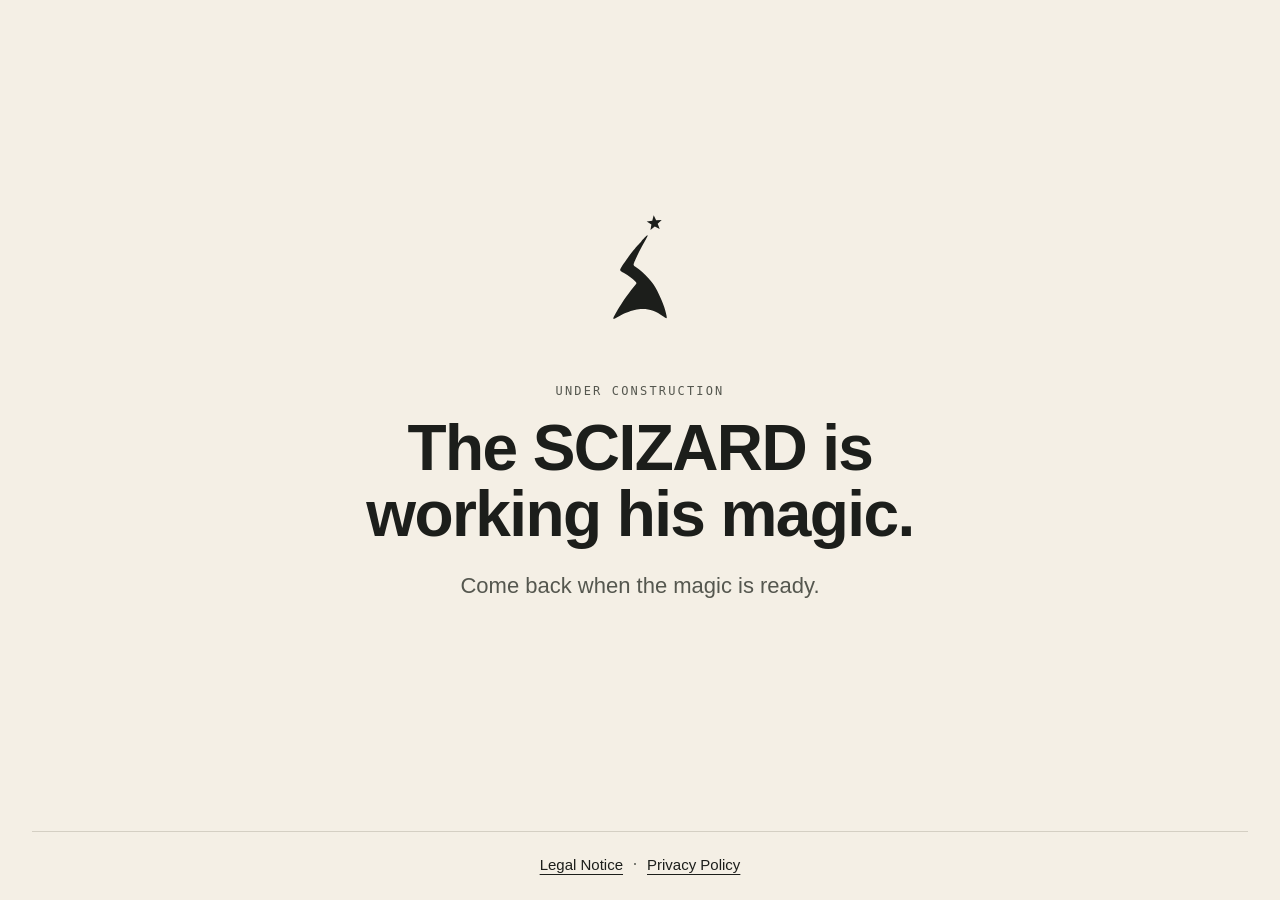
<file: index.html>
<!doctype html>
<html lang="en">
<head>
  <meta charset="utf-8">
  <meta name="viewport" content="width=device-width, initial-scale=1">
  <meta name="theme-color" content="#f4efe5" media="(prefers-color-scheme: light)">
  <meta name="theme-color" content="#1c1e1b" media="(prefers-color-scheme: dark)">
  <meta name="description" content="Small studio, big magic. SCIZARD is an independent game studio crafting games that are easy to pick up and hard to put down.">
  <link rel="canonical" href="https://scizard.com/">
  <meta property="og:type" content="website">
  <meta property="og:site_name" content="SCIZARD">
  <meta property="og:title" content="SCIZARD">
  <meta property="og:description" content="Small studio, big magic. SCIZARD is an independent game studio crafting games that are easy to pick up and hard to put down.">
  <meta property="og:url" content="https://scizard.com/">
  <meta property="og:image" content="https://scizard.com/assets/og.png">
  <meta property="og:image:width" content="1200">
  <meta property="og:image:height" content="630">
  <meta property="og:image:alt" content="SCIZARD logo with the tagline: Small studio. Big magic.">
  <meta name="twitter:card" content="summary_large_image">
  <title>SCIZARD</title>
  <link rel="icon" type="image/svg+xml" href="/favicon.svg">
  <link rel="stylesheet" href="/assets/site.css">
<script type="application/ld+json">{"@context":"https://schema.org","@type":"Organization","name":"SCIZARD","url":"https://scizard.com/","logo":"https://scizard.com/favicon.svg"}</script>
</head>
<body class="home">
<main class="hero">
  <svg class="symbol" aria-hidden="true" focusable="false" xmlns="http://www.w3.org/2000/svg" viewBox="-2 4 433 828">
<path class="scizard-symbol" fill="#F4EFE5" fill-rule="evenodd" d="M0.82,828.50C-1.21,824.06 3.60,813.02 17.71,789.67C20.65,784.82 27.61,772.89 33.18,763.17C68.04,702.37 137.71,603.58 173.99,563.50C187.47,548.61 187.82,543.79 176.18,532.81C151.79,509.80 126.04,490.96 82.24,464.06C57.24,448.70 55.00,446.71 55.00,439.80C55.00,433.22 71.68,405.46 92.44,377.50C96.93,371.45 107.07,357.27 114.96,346.00C135.22,317.07 176.08,265.28 195.05,244.50C199.57,239.55 212.13,225.83 222.96,214.00C233.80,202.17 246.94,187.77 252.16,182.00C266.57,166.07 274.00,161.22 274.00,167.75C274.00,171.45 270.04,179.57 259.25,198.06C254.29,206.55 243.15,226.77 234.51,243.00C225.86,259.23 216.28,276.98 213.22,282.46C206.23,294.97 186.13,337.24 176.83,359.00C172.95,368.08 168.16,379.10 166.20,383.50C158.78,400.10 160.38,405.15 176.61,416.48C252.85,469.71 315.18,537.63 349.15,604.50C388.89,682.72 414.83,751.68 423.97,803.41C428.94,831.56 427.08,832.25 399.46,812.44C340.19,769.93 292.51,752.71 234.50,752.86C207.91,752.94 199.41,753.82 170.00,759.59C134.27,766.59 70.49,793.31 31.50,817.61C8.53,831.93 3.24,833.81 0.82,828.50Z"/>
<path class="scizard-star" fill="#D8FF5B" d="M321.99,6.17L310.58,49.06L266.64,55.31L303.90,79.42L296.28,123.14L330.72,95.15L369.94,115.92L353.97,74.51L385.84,43.63L341.52,46.03Z"/>
</svg>
  <p class="status">Under construction</p>
  <h1>The SCIZARD is<br class="wide-break"> working his magic.</h1>
  <p class="subtitle">Come back when the magic is ready.</p>
</main>
<footer class="site-footer"><nav aria-label="Footer">
    <a href="/legal-notice">Legal Notice</a>
    <a href="/privacy-policy">Privacy Policy</a>
  </nav></footer>
</body>
</html>
</file>
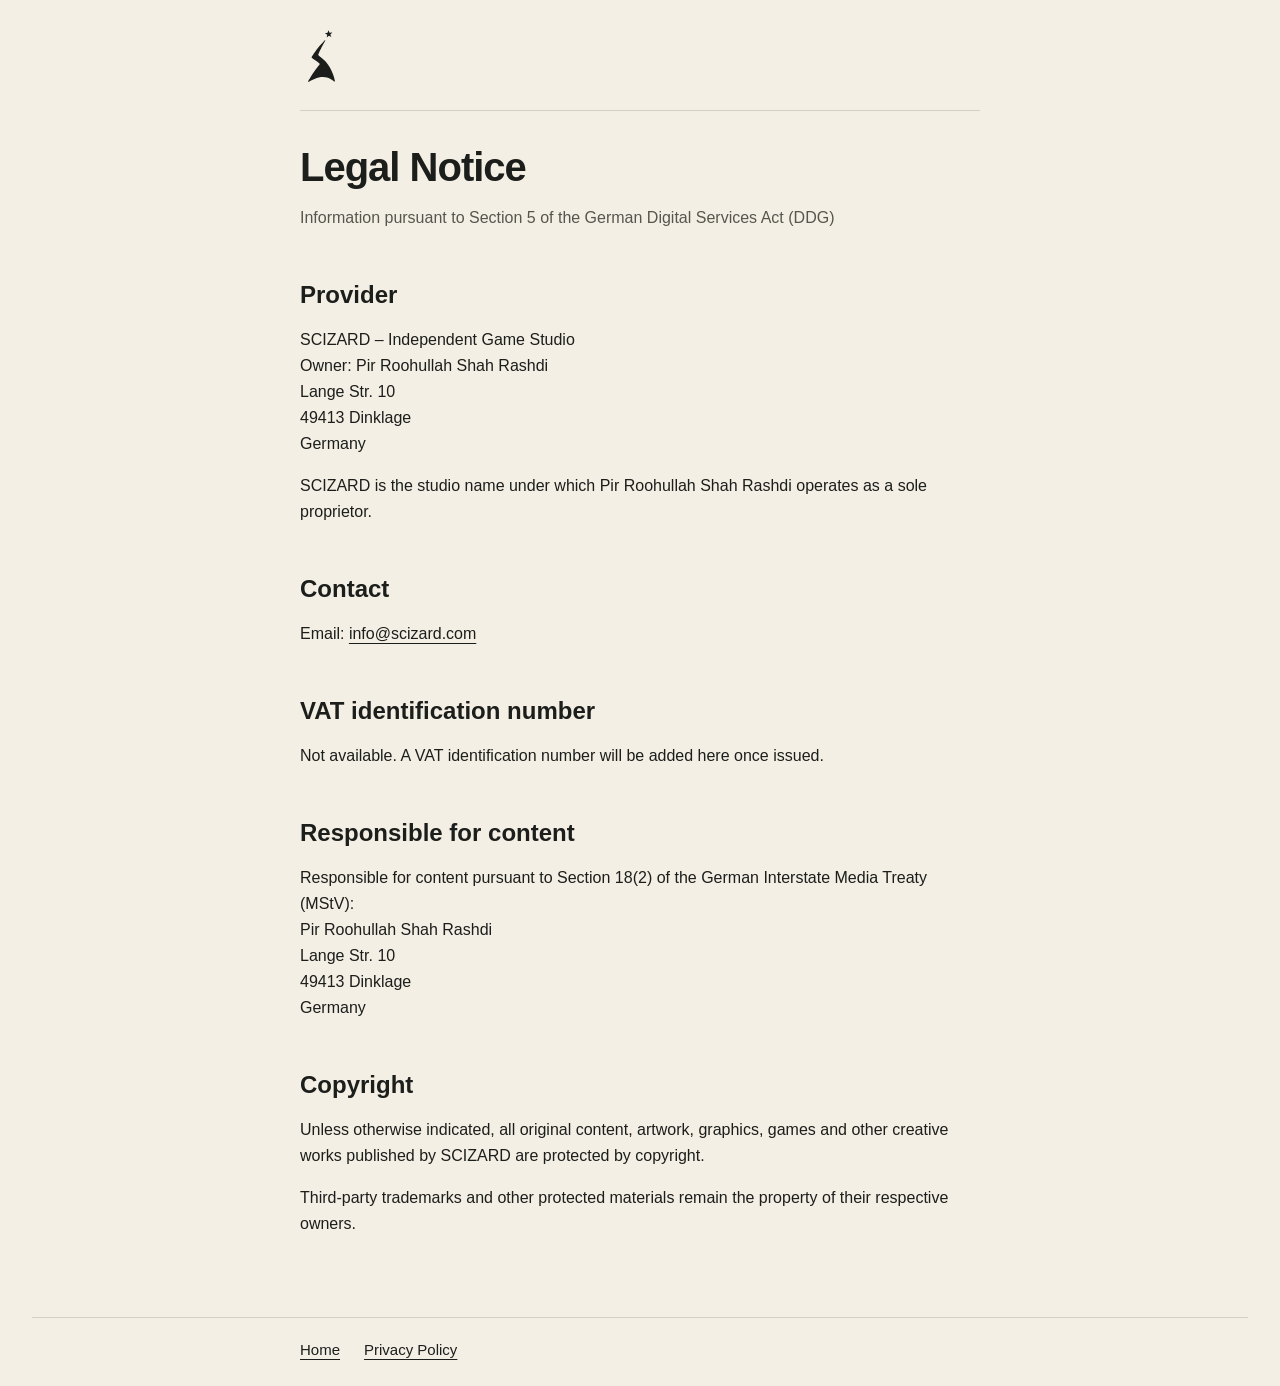
<file: legal-notice.html>
<!doctype html>
<html lang="en">
<head>
  <meta charset="utf-8">
  <meta name="viewport" content="width=device-width, initial-scale=1">
  <meta name="theme-color" content="#f4efe5" media="(prefers-color-scheme: light)">
  <meta name="theme-color" content="#1c1e1b" media="(prefers-color-scheme: dark)">
  <meta name="description" content="Legal notice (Impressum) for SCIZARD.">
  <title>SCIZARD</title>
  <link rel="canonical" href="https://scizard.com/legal-notice">
  <meta property="og:type" content="website">
  <meta property="og:site_name" content="SCIZARD">
  <meta property="og:title" content="SCIZARD">
  <meta property="og:description" content="Legal notice (Impressum) for SCIZARD.">
  <meta property="og:url" content="https://scizard.com/legal-notice">
  <meta property="og:image" content="https://scizard.com/assets/og.png">
  <meta property="og:image:width" content="1200">
  <meta property="og:image:height" content="630">
  <meta property="og:image:alt" content="SCIZARD logo with the tagline: Small studio. Big magic.">
  <meta name="twitter:card" content="summary_large_image">
  <link rel="icon" type="image/svg+xml" href="/favicon.svg">
  <link rel="stylesheet" href="/assets/site.css">
</head>
<body class="legal">
<a class="skip-link" href="#content">Skip to content</a>
<header class="legal-header">
  <a class="brand-link" href="/" aria-label="SCIZARD home"><svg class="symbol" aria-hidden="true" focusable="false" xmlns="http://www.w3.org/2000/svg" viewBox="-2 4 433 828">
<path class="scizard-symbol" fill="#F4EFE5" fill-rule="evenodd" d="M0.82,828.50C-1.21,824.06 3.60,813.02 17.71,789.67C20.65,784.82 27.61,772.89 33.18,763.17C68.04,702.37 137.71,603.58 173.99,563.50C187.47,548.61 187.82,543.79 176.18,532.81C151.79,509.80 126.04,490.96 82.24,464.06C57.24,448.70 55.00,446.71 55.00,439.80C55.00,433.22 71.68,405.46 92.44,377.50C96.93,371.45 107.07,357.27 114.96,346.00C135.22,317.07 176.08,265.28 195.05,244.50C199.57,239.55 212.13,225.83 222.96,214.00C233.80,202.17 246.94,187.77 252.16,182.00C266.57,166.07 274.00,161.22 274.00,167.75C274.00,171.45 270.04,179.57 259.25,198.06C254.29,206.55 243.15,226.77 234.51,243.00C225.86,259.23 216.28,276.98 213.22,282.46C206.23,294.97 186.13,337.24 176.83,359.00C172.95,368.08 168.16,379.10 166.20,383.50C158.78,400.10 160.38,405.15 176.61,416.48C252.85,469.71 315.18,537.63 349.15,604.50C388.89,682.72 414.83,751.68 423.97,803.41C428.94,831.56 427.08,832.25 399.46,812.44C340.19,769.93 292.51,752.71 234.50,752.86C207.91,752.94 199.41,753.82 170.00,759.59C134.27,766.59 70.49,793.31 31.50,817.61C8.53,831.93 3.24,833.81 0.82,828.50Z"/>
<path class="scizard-star" fill="#D8FF5B" d="M321.99,6.17L310.58,49.06L266.64,55.31L303.90,79.42L296.28,123.14L330.72,95.15L369.94,115.92L353.97,74.51L385.84,43.63L341.52,46.03Z"/>
</svg></a>
</header>
<main class="document" id="content" tabindex="-1">
  <h1>Legal Notice</h1>
  <p class="document-note">Information pursuant to Section 5 of the German Digital Services Act (DDG)</p>
  <section>
    <h2>Provider</h2>
    <p>SCIZARD – Independent Game Studio<br>
    Owner: Pir Roohullah Shah Rashdi<br>
    Lange Str. 10<br>
    49413 Dinklage<br>
    Germany</p>
    <p>SCIZARD is the studio name under which Pir Roohullah Shah Rashdi operates as a sole proprietor.</p>
  </section>
  <section>
    <h2>Contact</h2>
    <p>Email: <a href="mailto:info@scizard.com">info@scizard.com</a></p>
  </section>
  <section>
    <h2>VAT identification number</h2>
    <p>Not available. A VAT identification number will be added here once issued.</p>
  </section>
  <section>
    <h2>Responsible for content</h2>
    <p>Responsible for content pursuant to Section 18(2) of the German Interstate Media Treaty (MStV):<br>
    Pir Roohullah Shah Rashdi<br>
    Lange Str. 10<br>
    49413 Dinklage<br>
    Germany</p>
  </section>
  <section>
    <h2>Copyright</h2>
    <p>Unless otherwise indicated, all original content, artwork, graphics, games and other creative works published by SCIZARD are protected by copyright.</p>
    <p>Third-party trademarks and other protected materials remain the property of their respective owners.</p>
  </section>
</main>
<footer class="site-footer"><nav aria-label="Footer">
    <a href="/">Home</a>
    <a href="/privacy-policy">Privacy Policy</a>
  </nav></footer>
</body>
</html>
</file>
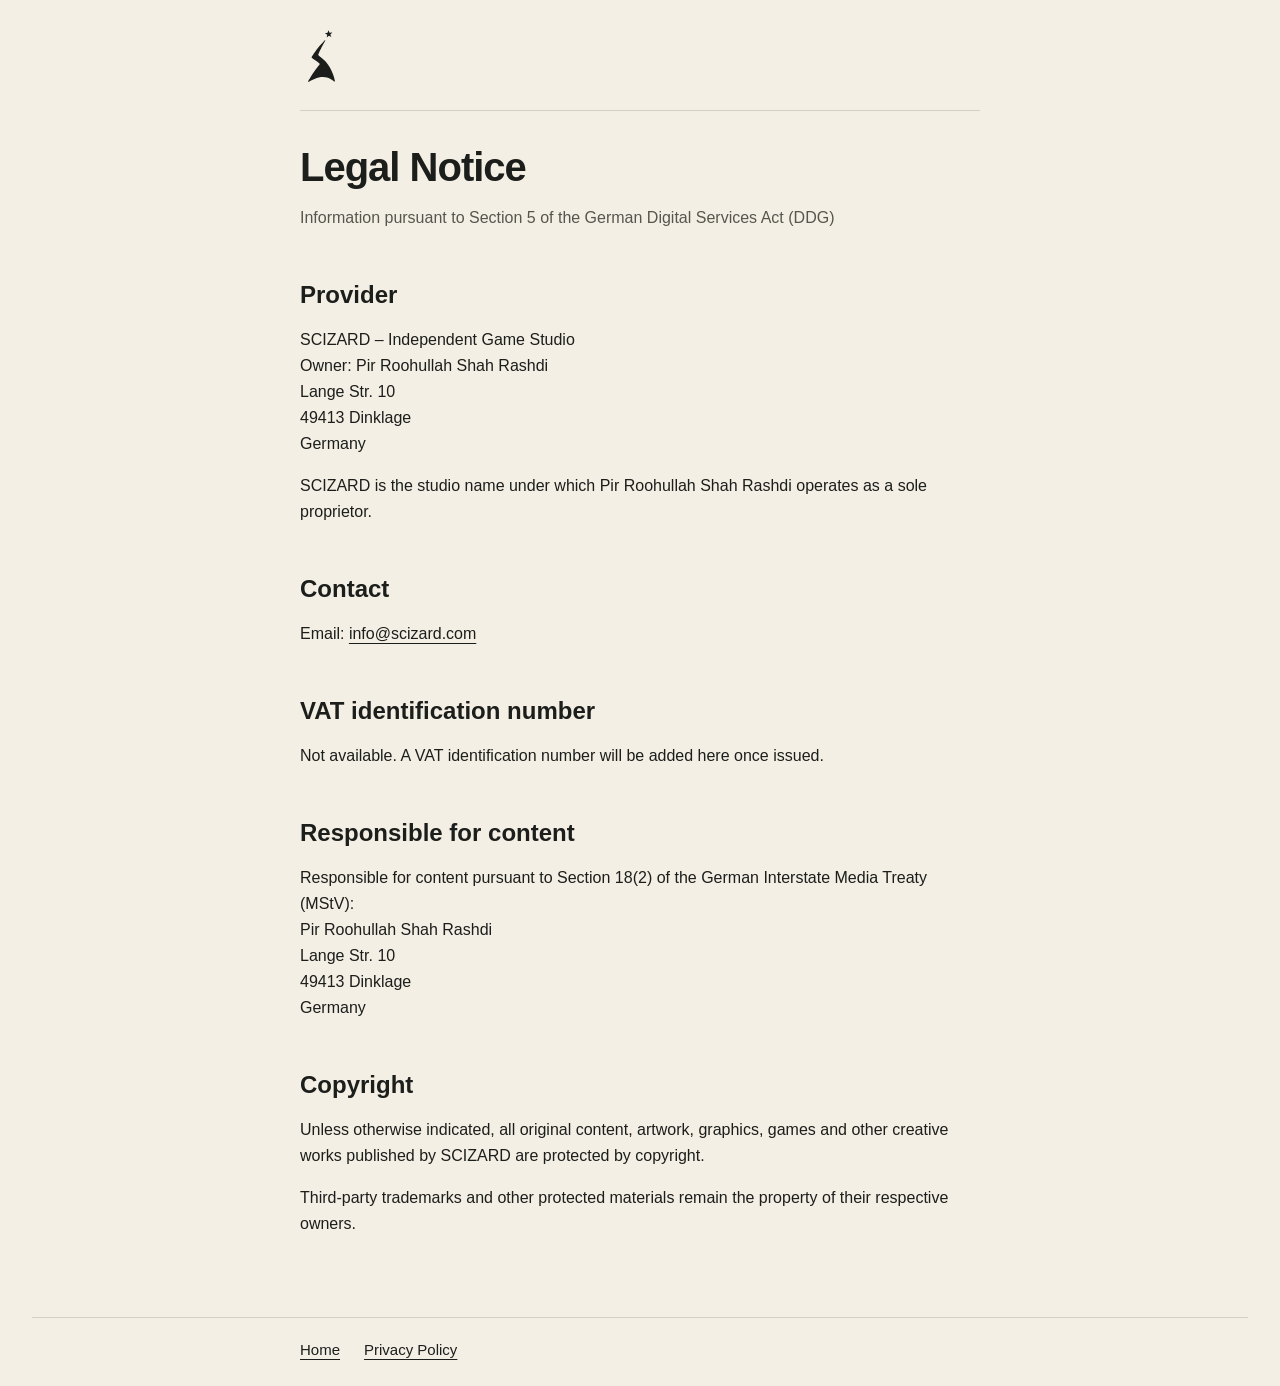
<file: legal.html>
<!doctype html>
<html lang="en">
<head>
  <meta charset="utf-8">
  <meta name="viewport" content="width=device-width, initial-scale=1">
  <meta name="theme-color" content="#f4efe5" media="(prefers-color-scheme: light)">
  <meta name="theme-color" content="#1c1e1b" media="(prefers-color-scheme: dark)">
  <meta name="description" content="Legal notice (Impressum) for SCIZARD.">
  <title>SCIZARD</title>
  <link rel="canonical" href="https://scizard.com/legal">
  <meta property="og:type" content="website">
  <meta property="og:site_name" content="SCIZARD">
  <meta property="og:title" content="SCIZARD">
  <meta property="og:description" content="Legal notice (Impressum) for SCIZARD.">
  <meta property="og:url" content="https://scizard.com/legal">
  <meta property="og:image" content="https://scizard.com/assets/og.png">
  <meta property="og:image:width" content="1200">
  <meta property="og:image:height" content="630">
  <meta property="og:image:alt" content="SCIZARD logo with the tagline: Small studio. Big magic.">
  <meta name="twitter:card" content="summary_large_image">
  <link rel="icon" type="image/svg+xml" href="/favicon.svg">
  <link rel="stylesheet" href="/assets/site.css">
</head>
<body class="legal">
<a class="skip-link" href="#content">Skip to content</a>
<header class="legal-header">
  <a class="brand-link" href="/" aria-label="SCIZARD home"><svg class="symbol" aria-hidden="true" focusable="false" xmlns="http://www.w3.org/2000/svg" viewBox="-2 4 433 828">
<path class="scizard-symbol" fill="#F4EFE5" fill-rule="evenodd" d="M0.82,828.50C-1.21,824.06 3.60,813.02 17.71,789.67C20.65,784.82 27.61,772.89 33.18,763.17C68.04,702.37 137.71,603.58 173.99,563.50C187.47,548.61 187.82,543.79 176.18,532.81C151.79,509.80 126.04,490.96 82.24,464.06C57.24,448.70 55.00,446.71 55.00,439.80C55.00,433.22 71.68,405.46 92.44,377.50C96.93,371.45 107.07,357.27 114.96,346.00C135.22,317.07 176.08,265.28 195.05,244.50C199.57,239.55 212.13,225.83 222.96,214.00C233.80,202.17 246.94,187.77 252.16,182.00C266.57,166.07 274.00,161.22 274.00,167.75C274.00,171.45 270.04,179.57 259.25,198.06C254.29,206.55 243.15,226.77 234.51,243.00C225.86,259.23 216.28,276.98 213.22,282.46C206.23,294.97 186.13,337.24 176.83,359.00C172.95,368.08 168.16,379.10 166.20,383.50C158.78,400.10 160.38,405.15 176.61,416.48C252.85,469.71 315.18,537.63 349.15,604.50C388.89,682.72 414.83,751.68 423.97,803.41C428.94,831.56 427.08,832.25 399.46,812.44C340.19,769.93 292.51,752.71 234.50,752.86C207.91,752.94 199.41,753.82 170.00,759.59C134.27,766.59 70.49,793.31 31.50,817.61C8.53,831.93 3.24,833.81 0.82,828.50Z"/>
<path class="scizard-star" fill="#D8FF5B" d="M321.99,6.17L310.58,49.06L266.64,55.31L303.90,79.42L296.28,123.14L330.72,95.15L369.94,115.92L353.97,74.51L385.84,43.63L341.52,46.03Z"/>
</svg></a>
</header>
<main class="document" id="content" tabindex="-1">
  <h1>Legal Notice</h1>
  <p class="document-note">Information pursuant to Section 5 of the German Digital Services Act (DDG)</p>
  <section>
    <h2>Provider</h2>
    <p>SCIZARD – Independent Game Studio<br>
    Owner: Pir Roohullah Shah Rashdi<br>
    Lange Str. 10<br>
    49413 Dinklage<br>
    Germany</p>
    <p>SCIZARD is the studio name under which Pir Roohullah Shah Rashdi operates as a sole proprietor.</p>
  </section>
  <section>
    <h2>Contact</h2>
    <p>Email: <a href="mailto:info@scizard.com">info@scizard.com</a></p>
  </section>
  <section>
    <h2>VAT identification number</h2>
    <p>Not available. A VAT identification number will be added here once issued.</p>
  </section>
  <section>
    <h2>Responsible for content</h2>
    <p>Responsible for content pursuant to Section 18(2) of the German Interstate Media Treaty (MStV):<br>
    Pir Roohullah Shah Rashdi<br>
    Lange Str. 10<br>
    49413 Dinklage<br>
    Germany</p>
  </section>
  <section>
    <h2>Copyright</h2>
    <p>Unless otherwise indicated, all original content, artwork, graphics, games and other creative works published by SCIZARD are protected by copyright.</p>
    <p>Third-party trademarks and other protected materials remain the property of their respective owners.</p>
  </section>
</main>
<footer class="site-footer"><nav aria-label="Footer">
    <a href="/">Home</a>
    <a href="/privacy-policy">Privacy Policy</a>
  </nav></footer>
</body>
</html>
</file>
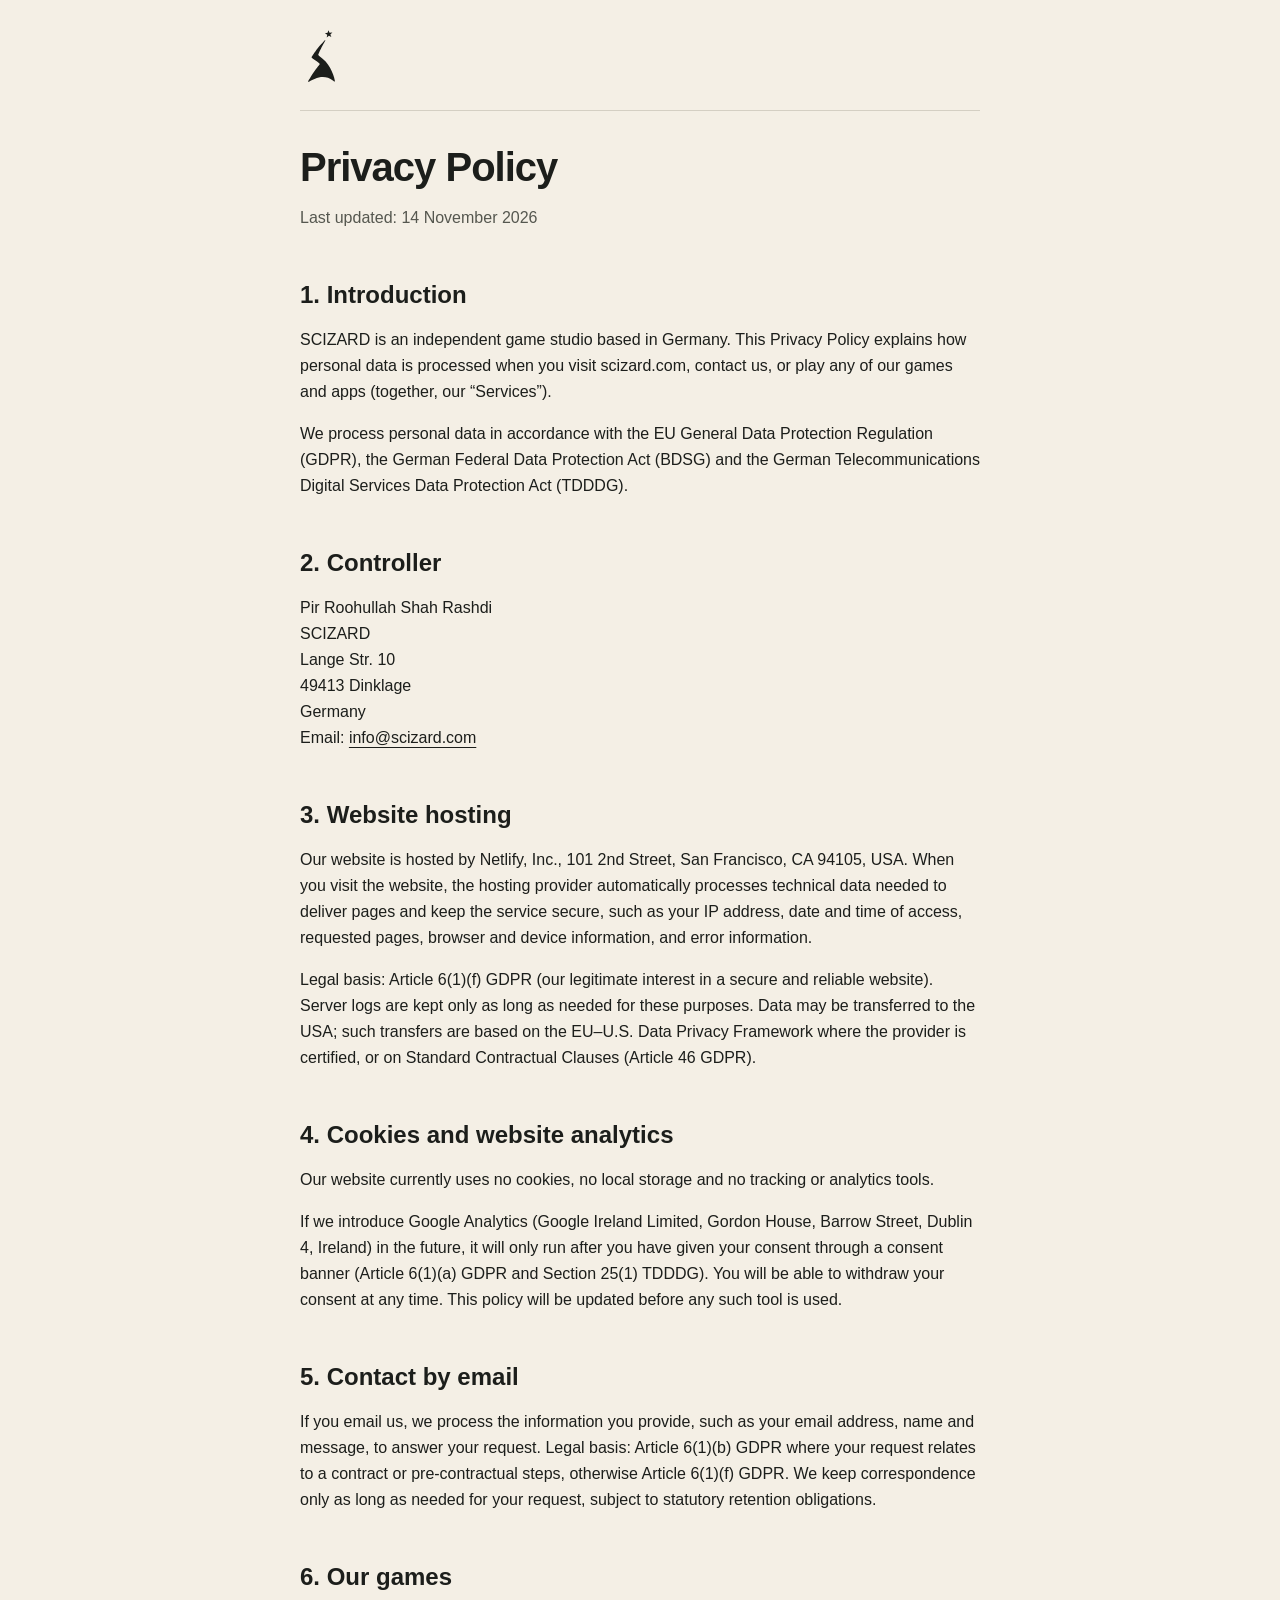
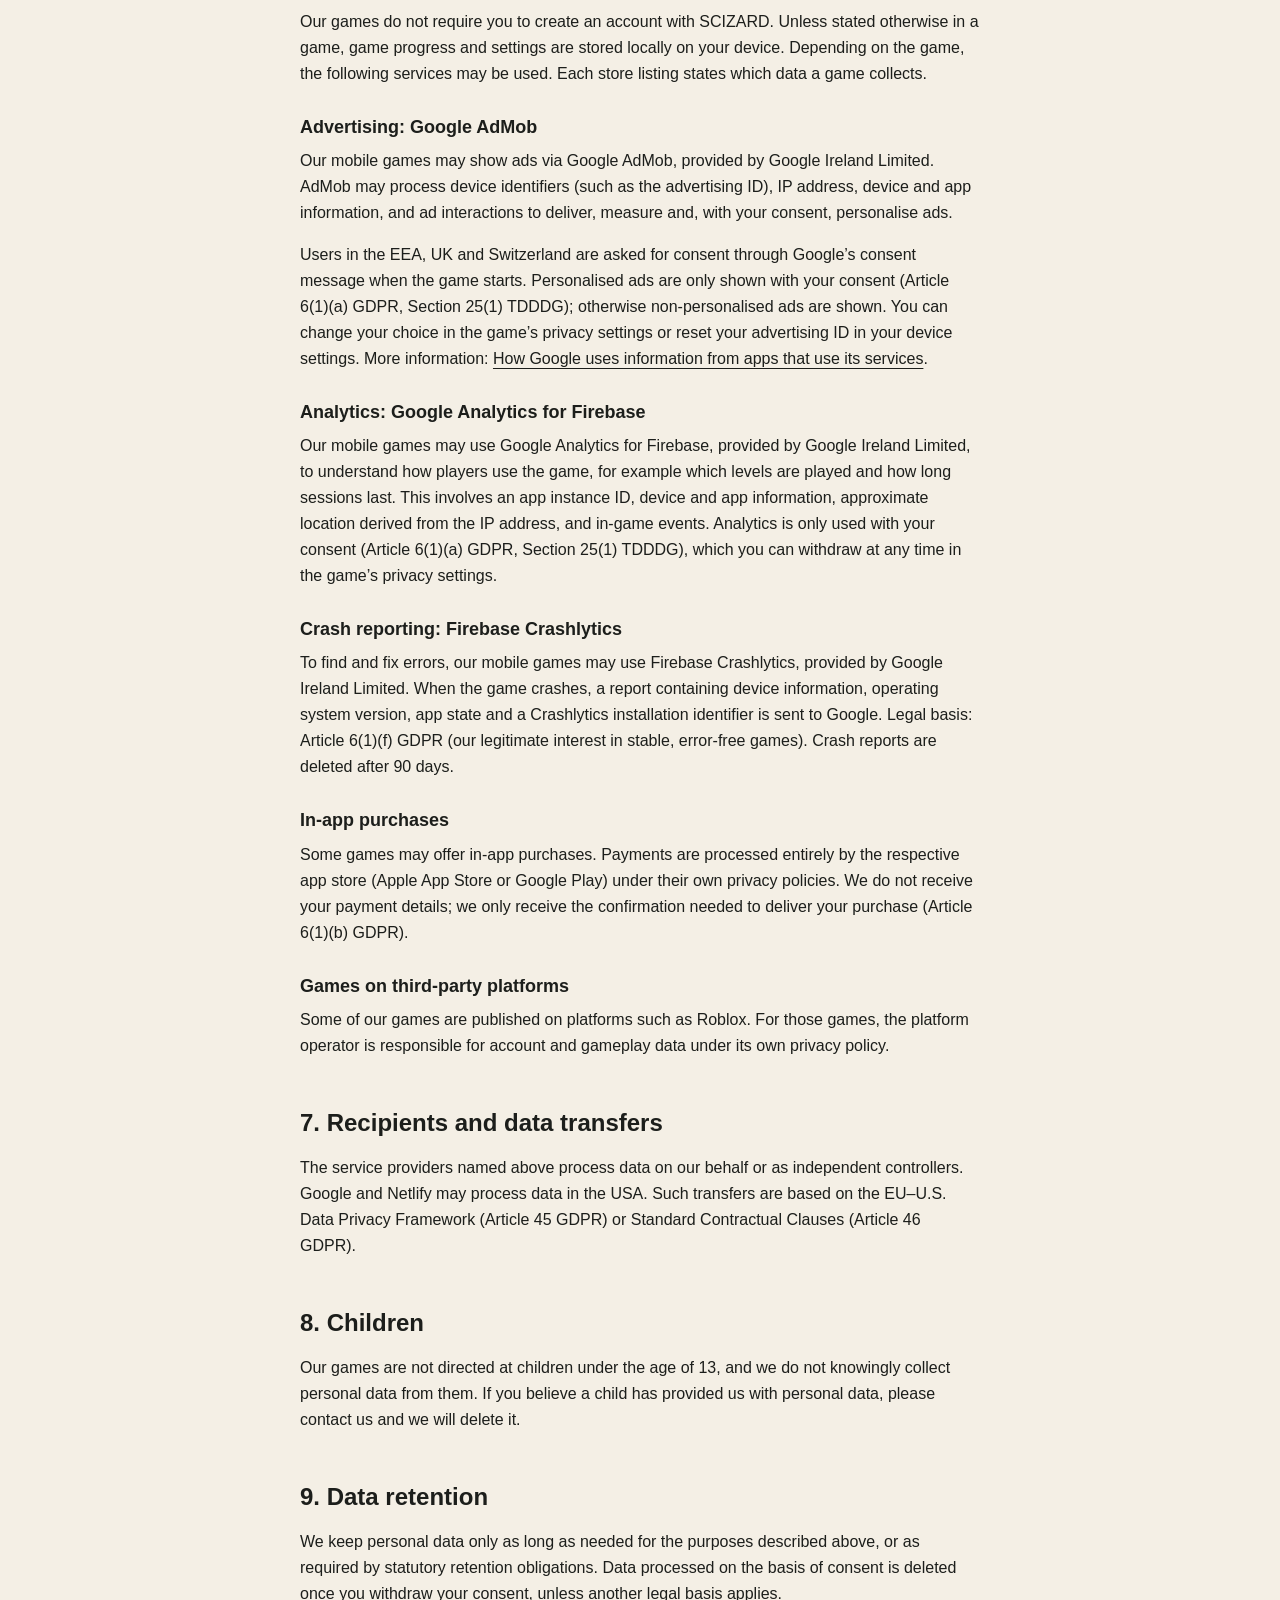
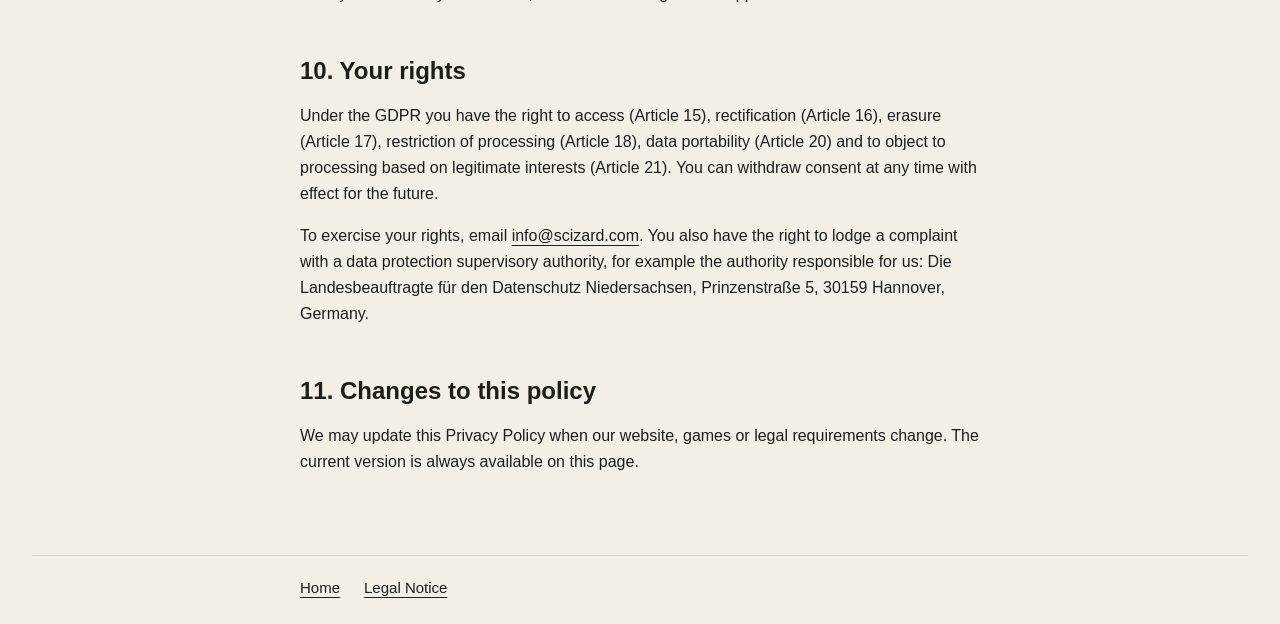
<file: privacy-policy.html>
<!doctype html>
<html lang="en">
<head>
  <meta charset="utf-8">
  <meta name="viewport" content="width=device-width, initial-scale=1">
  <meta name="theme-color" content="#f4efe5" media="(prefers-color-scheme: light)">
  <meta name="theme-color" content="#1c1e1b" media="(prefers-color-scheme: dark)">
  <meta name="description" content="Privacy Policy for SCIZARD.">
  <title>SCIZARD</title>
  <link rel="canonical" href="https://scizard.com/privacy-policy">
  <meta property="og:type" content="website">
  <meta property="og:site_name" content="SCIZARD">
  <meta property="og:title" content="SCIZARD">
  <meta property="og:description" content="Privacy Policy for SCIZARD.">
  <meta property="og:url" content="https://scizard.com/privacy-policy">
  <meta property="og:image" content="https://scizard.com/assets/og.png">
  <meta property="og:image:width" content="1200">
  <meta property="og:image:height" content="630">
  <meta property="og:image:alt" content="SCIZARD logo with the tagline: Small studio. Big magic.">
  <meta name="twitter:card" content="summary_large_image">
  <link rel="icon" type="image/svg+xml" href="/favicon.svg">
  <link rel="stylesheet" href="/assets/site.css">
</head>
<body class="legal">
<a class="skip-link" href="#content">Skip to content</a>
<header class="legal-header">
  <a class="brand-link" href="/" aria-label="SCIZARD home"><svg class="symbol" aria-hidden="true" focusable="false" xmlns="http://www.w3.org/2000/svg" viewBox="-2 4 433 828">
<path class="scizard-symbol" fill="#F4EFE5" fill-rule="evenodd" d="M0.82,828.50C-1.21,824.06 3.60,813.02 17.71,789.67C20.65,784.82 27.61,772.89 33.18,763.17C68.04,702.37 137.71,603.58 173.99,563.50C187.47,548.61 187.82,543.79 176.18,532.81C151.79,509.80 126.04,490.96 82.24,464.06C57.24,448.70 55.00,446.71 55.00,439.80C55.00,433.22 71.68,405.46 92.44,377.50C96.93,371.45 107.07,357.27 114.96,346.00C135.22,317.07 176.08,265.28 195.05,244.50C199.57,239.55 212.13,225.83 222.96,214.00C233.80,202.17 246.94,187.77 252.16,182.00C266.57,166.07 274.00,161.22 274.00,167.75C274.00,171.45 270.04,179.57 259.25,198.06C254.29,206.55 243.15,226.77 234.51,243.00C225.86,259.23 216.28,276.98 213.22,282.46C206.23,294.97 186.13,337.24 176.83,359.00C172.95,368.08 168.16,379.10 166.20,383.50C158.78,400.10 160.38,405.15 176.61,416.48C252.85,469.71 315.18,537.63 349.15,604.50C388.89,682.72 414.83,751.68 423.97,803.41C428.94,831.56 427.08,832.25 399.46,812.44C340.19,769.93 292.51,752.71 234.50,752.86C207.91,752.94 199.41,753.82 170.00,759.59C134.27,766.59 70.49,793.31 31.50,817.61C8.53,831.93 3.24,833.81 0.82,828.50Z"/>
<path class="scizard-star" fill="#D8FF5B" d="M321.99,6.17L310.58,49.06L266.64,55.31L303.90,79.42L296.28,123.14L330.72,95.15L369.94,115.92L353.97,74.51L385.84,43.63L341.52,46.03Z"/>
</svg></a>
</header>
<main class="document" id="content" tabindex="-1">
  <h1>Privacy Policy</h1>
  <p class="document-note">Last updated: 14 November 2026</p>
  <section>
    <h2>1. Introduction</h2>
    <p>SCIZARD is an independent game studio based in Germany. This Privacy Policy explains how personal data is processed when you visit scizard.com, contact us, or play any of our games and apps (together, our “Services”).</p>
    <p>We process personal data in accordance with the EU General Data Protection Regulation (GDPR), the German Federal Data Protection Act (BDSG) and the German Telecommunications Digital Services Data Protection Act (TDDDG).</p>
  </section>
  <section>
    <h2>2. Controller</h2>
    <p>Pir Roohullah Shah Rashdi<br>
    SCIZARD<br>
    Lange Str. 10<br>
    49413 Dinklage<br>
    Germany<br>
    Email: <a href="mailto:info@scizard.com">info@scizard.com</a></p>
  </section>
  <section>
    <h2>3. Website hosting</h2>
    <p>Our website is hosted by Netlify, Inc., 101 2nd Street, San Francisco, CA 94105, USA. When you visit the website, the hosting provider automatically processes technical data needed to deliver pages and keep the service secure, such as your IP address, date and time of access, requested pages, browser and device information, and error information.</p>
    <p>Legal basis: Article 6(1)(f) GDPR (our legitimate interest in a secure and reliable website). Server logs are kept only as long as needed for these purposes. Data may be transferred to the USA; such transfers are based on the EU–U.S. Data Privacy Framework where the provider is certified, or on Standard Contractual Clauses (Article 46 GDPR).</p>
  </section>
  <section>
    <h2>4. Cookies and website analytics</h2>
    <p>Our website currently uses no cookies, no local storage and no tracking or analytics tools.</p>
    <p>If we introduce Google Analytics (Google Ireland Limited, Gordon House, Barrow Street, Dublin 4, Ireland) in the future, it will only run after you have given your consent through a consent banner (Article 6(1)(a) GDPR and Section 25(1) TDDDG). You will be able to withdraw your consent at any time. This policy will be updated before any such tool is used.</p>
  </section>
  <section>
    <h2>5. Contact by email</h2>
    <p>If you email us, we process the information you provide, such as your email address, name and message, to answer your request. Legal basis: Article 6(1)(b) GDPR where your request relates to a contract or pre-contractual steps, otherwise Article 6(1)(f) GDPR. We keep correspondence only as long as needed for your request, subject to statutory retention obligations.</p>
  </section>
  <section>
    <h2>6. Our games</h2>
    <p>Our games do not require you to create an account with SCIZARD. Unless stated otherwise in a game, game progress and settings are stored locally on your device. Depending on the game, the following services may be used. Each store listing states which data a game collects.</p>
    <h3>Advertising: Google AdMob</h3>
    <p>Our mobile games may show ads via Google AdMob, provided by Google Ireland Limited. AdMob may process device identifiers (such as the advertising ID), IP address, device and app information, and ad interactions to deliver, measure and, with your consent, personalise ads.</p>
    <p>Users in the EEA, UK and Switzerland are asked for consent through Google’s consent message when the game starts. Personalised ads are only shown with your consent (Article 6(1)(a) GDPR, Section 25(1) TDDDG); otherwise non-personalised ads are shown. You can change your choice in the game’s privacy settings or reset your advertising ID in your device settings. More information: <a href="https://policies.google.com/technologies/partner-sites">How Google uses information from apps that use its services</a>.</p>
    <h3>Analytics: Google Analytics for Firebase</h3>
    <p>Our mobile games may use Google Analytics for Firebase, provided by Google Ireland Limited, to understand how players use the game, for example which levels are played and how long sessions last. This involves an app instance ID, device and app information, approximate location derived from the IP address, and in-game events. Analytics is only used with your consent (Article 6(1)(a) GDPR, Section 25(1) TDDDG), which you can withdraw at any time in the game’s privacy settings.</p>
    <h3>Crash reporting: Firebase Crashlytics</h3>
    <p>To find and fix errors, our mobile games may use Firebase Crashlytics, provided by Google Ireland Limited. When the game crashes, a report containing device information, operating system version, app state and a Crashlytics installation identifier is sent to Google. Legal basis: Article 6(1)(f) GDPR (our legitimate interest in stable, error-free games). Crash reports are deleted after 90 days.</p>
    <h3>In-app purchases</h3>
    <p>Some games may offer in-app purchases. Payments are processed entirely by the respective app store (Apple App Store or Google Play) under their own privacy policies. We do not receive your payment details; we only receive the confirmation needed to deliver your purchase (Article 6(1)(b) GDPR).</p>
    <h3>Games on third-party platforms</h3>
    <p>Some of our games are published on platforms such as Roblox. For those games, the platform operator is responsible for account and gameplay data under its own privacy policy.</p>
  </section>
  <section>
    <h2>7. Recipients and data transfers</h2>
    <p>The service providers named above process data on our behalf or as independent controllers. Google and Netlify may process data in the USA. Such transfers are based on the EU–U.S. Data Privacy Framework (Article 45 GDPR) or Standard Contractual Clauses (Article 46 GDPR).</p>
  </section>
  <section>
    <h2>8. Children</h2>
    <p>Our games are not directed at children under the age of 13, and we do not knowingly collect personal data from them. If you believe a child has provided us with personal data, please contact us and we will delete it.</p>
  </section>
  <section>
    <h2>9. Data retention</h2>
    <p>We keep personal data only as long as needed for the purposes described above, or as required by statutory retention obligations. Data processed on the basis of consent is deleted once you withdraw your consent, unless another legal basis applies.</p>
  </section>
  <section>
    <h2>10. Your rights</h2>
    <p>Under the GDPR you have the right to access (Article 15), rectification (Article 16), erasure (Article 17), restriction of processing (Article 18), data portability (Article 20) and to object to processing based on legitimate interests (Article 21). You can withdraw consent at any time with effect for the future.</p>
    <p>To exercise your rights, email <a href="mailto:info@scizard.com">info@scizard.com</a>. You also have the right to lodge a complaint with a data protection supervisory authority, for example the authority responsible for us: Die Landesbeauftragte für den Datenschutz Niedersachsen, Prinzenstraße 5, 30159 Hannover, Germany.</p>
  </section>
  <section>
    <h2>11. Changes to this policy</h2>
    <p>We may update this Privacy Policy when our website, games or legal requirements change. The current version is always available on this page.</p>
  </section>
</main>
<footer class="site-footer"><nav aria-label="Footer">
    <a href="/">Home</a>
    <a href="/legal-notice">Legal Notice</a>
  </nav></footer>
</body>
</html>
</file>
<file: assets/site.css>
:root {
  --ink: #1c1e1b;
  --ivory: #f4efe5;
  --stone: #ded8cb;
  --muted: #55574f;
  --rule: #d4cfc3;
  --lime: #d8ff5b;
  --gutter: 2rem;
  --measure: 42.5rem;
  --bg: var(--ivory);
  --fg: var(--ink);
  --star: var(--ink);
  color-scheme: light dark;
  font-family: Arial, Helvetica, sans-serif;
}

@media (prefers-color-scheme: dark) {
  :root {
    --bg: var(--ink);
    --fg: var(--ivory);
    --star: var(--lime);
    --muted: var(--stone);
    --rule: #41433c;
  }
}

*, *::before, *::after { box-sizing: border-box; }

body {
  margin: 0;
  min-block-size: 100vh;
  min-block-size: 100svh;
  display: flex;
  flex-direction: column;
}

a { color: inherit; text-underline-offset: .25em; }
a:hover { text-decoration-thickness: .13em; }
a:focus-visible { outline: 2px solid currentColor; outline-offset: 4px; }

.skip-link {
  position: absolute;
  z-index: 1;
  inset: .5rem auto auto .5rem;
  padding: .75rem 1rem;
  background: var(--fg);
  color: var(--bg);
  transform: translateY(calc(-100% - 1rem));
}

.skip-link:focus { transform: none; }

.scizard-symbol { fill: var(--fg); }
.scizard-star { fill: var(--star); }

.home { background: var(--bg); color: var(--fg); }

.hero {
  flex: 1;
  display: flex;
  flex-direction: column;
  align-items: center;
  justify-content: center;
  text-align: center;
  padding: 3rem var(--gutter) 4rem;
}

.symbol {
  display: block;
  inline-size: auto;
  block-size: 6.5rem;
  aspect-ratio: 433 / 828;
}

.status {
  margin: clamp(2rem, 8svh, 4rem) 0 1rem;
  color: var(--muted);
  font: .75rem/1rem ui-monospace, monospace;
  letter-spacing: .18em;
  text-transform: uppercase;
}

h1, h2, p { overflow-wrap: break-word; }

.hero h1 {
  margin: 0;
  font-size: 4rem;
  line-height: 1.03125;
  letter-spacing: -.025em;
  text-wrap: balance;
}

.subtitle {
  margin: 1.5rem 0 0;
  font-size: 1.375rem;
  line-height: 1.875rem;
  color: var(--muted);
}

.site-footer {
  margin-inline: var(--gutter);
  border-block-start: 1px solid var(--rule);
  padding-block: .625rem .875rem;
}

.site-footer nav {
  display: flex;
  flex-wrap: wrap;
  align-items: center;
  gap: 0 1.5rem;
}

.home .site-footer nav { justify-content: center; }

.site-footer a {
  display: inline-flex;
  align-items: center;
  min-block-size: 2.75rem;
  font-size: .9375rem;
}

.home .site-footer a + a { position: relative; }
.home .site-footer a + a::before {
  content: "";
  position: absolute;
  inset-inline-start: -.8125rem;
  inline-size: 2px;
  block-size: 2px;
  background: var(--muted);
  border-radius: 50%;
}

.legal { background: var(--bg); color: var(--fg); }

.legal-header, .document, .legal .site-footer nav {
  inline-size: min(var(--measure), calc(100% - 2 * var(--gutter)));
  margin-inline: auto;
}

.legal-header {
  padding-block: 1.875rem 1.5rem;
  border-block-end: 1px solid var(--rule);
}

.brand-link {
  display: inline-flex;
  align-items: center;
  justify-content: center;
  min-inline-size: 2.75rem;
  min-block-size: 2.75rem;
}

.legal .symbol { block-size: 3.25rem; }
.document { padding-block: 2rem 4rem; flex: 1; }

.document h1 {
  margin: 0;
  font-size: 2.5rem;
  line-height: 1.2;
  letter-spacing: -.025em;
}

.document-note { color: var(--muted); margin-block: .875rem 0; }
.document section { margin-block-start: 3rem; }
.document h2 { font-size: 1.5rem; line-height: 1.333; margin-block: 0 1rem; }
.document h3 { font-size: 1.125rem; line-height: 1.4; margin-block: 1.75rem .5rem; }
.document p { font-size: 1rem; line-height: 1.625; }
.document section p { margin-block: 0 1rem; }
.legal .site-footer nav { inline-size: min(var(--measure), 100%); }

@media (max-width: 47.99rem) {
  :root { --gutter: 1.5rem; }
  .wide-break { display: none; }
  .hero { padding-block: 2.5rem 3rem; }
  .hero .symbol { block-size: 4.5rem; }
  .status { font-size: .6875rem; margin-block-start: 3rem; }
  .hero h1 { max-inline-size: 12em; font-size: 1.75rem; line-height: 2rem; }
  .subtitle { font-size: 1rem; line-height: 1.5rem; max-inline-size: 16rem; }
  .site-footer a { font-size: .875rem; }
  .legal-header { padding-block: 1.5rem 1rem; }
  .legal .symbol { block-size: 2.5rem; }
  .document h1 { font-size: 2rem; }
  .document h2 { font-size: 1.375rem; }
}
</file>
